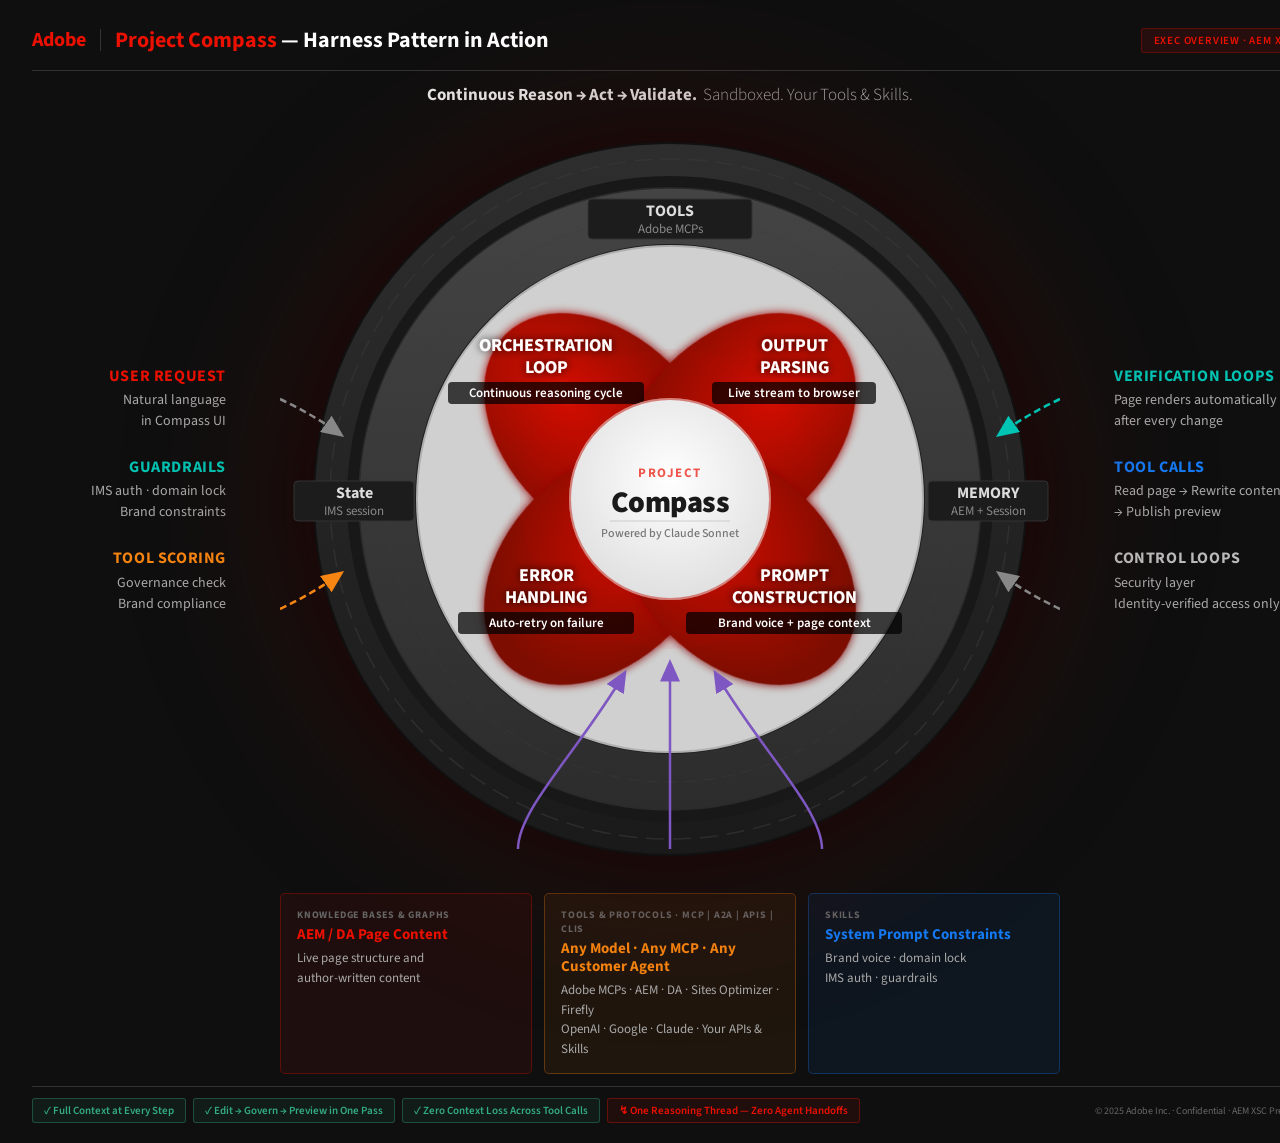
<file: compass-harness.html>
<!DOCTYPE html>
<html lang="en">
<head>
<meta charset="UTF-8">
<title>Compass — Harness Pattern</title>
<style>
@import url('https://fonts.googleapis.com/css2?family=Source+Sans+3:wght@300;400;600;700;900&family=Source+Code+Pro:wght@500;600&display=swap');

:root {
  --bg:   #0f0f0f;
  --bdr:  #333;
  --red:  #eb1000;
  --teal: #00c4b4;
  --blue: #147af3;
  --gold: #f68511;
  --grn:  #33ab84;
  --w:    #ffffff;
  --off:  #e8e8e8;
  --t2:   #aaaaaa;
  --t3:   #666;
  --font: 'Source Sans 3', sans-serif;
}
*,*::before,*::after{box-sizing:border-box;margin:0;padding:0}
html,body{background:var(--bg);color:var(--w);font-family:var(--font);-webkit-font-smoothing:antialiased}

.slide{width:1340px;margin:0 auto;padding:24px 32px 20px;display:flex;flex-direction:column;gap:12px}

.hdr{display:flex;align-items:center;justify-content:space-between;padding-bottom:14px;border-bottom:1px solid var(--bdr)}
.hl{display:flex;align-items:center;gap:14px}
.wm{font-size:20px;font-weight:700;color:var(--red)}
.sep{width:1px;height:22px;background:var(--bdr)}
.ttl{font-size:22px;font-weight:700}
.ttl em{color:var(--red);font-style:normal}
.badge{font-size:11px;font-weight:600;text-transform:uppercase;letter-spacing:.8px;padding:4px 12px;border-radius:3px;color:var(--red);border:1px solid rgba(235,16,0,.3);background:rgba(235,16,0,.1)}

.tag{font-size:17px;font-weight:300;color:var(--t2);text-align:center}
.tag strong{color:var(--off);font-weight:700}

.main{display:grid;grid-template-columns:210px 1fr 210px;align-items:center;gap:0}

.side{display:flex;flex-direction:column;gap:26px}
.sl{padding-right:16px;align-self:flex-start;padding-top:248px}
.sr{padding-left:16px;align-self:flex-start;padding-top:248px}
.co{display:flex;flex-direction:column;gap:4px}
.sl .co{align-items:flex-end;text-align:right}
.sr .co{align-items:flex-start;text-align:left}
.co-name{font-size:16px;font-weight:700;text-transform:uppercase;letter-spacing:.6px;line-height:1.2}
.co-sub{font-size:14px;color:var(--t2);line-height:1.5}

.cr{color:var(--red)} .ct{color:var(--teal)} .cb{color:var(--blue)} .cg{color:var(--gold)} .cw{color:#bbb}

.dcol{display:flex;flex-direction:column;align-items:center;gap:14px}

.pillars{display:flex;gap:12px;width:780px}
.pillar{flex:1;border-radius:5px;border:1px solid;padding:14px 16px;display:flex;flex-direction:column;gap:4px}
.p-r{border-color:rgba(235,16,0,.3);background:rgba(235,16,0,.07)}
.p-g{border-color:rgba(246,133,17,.3);background:rgba(246,133,17,.07)}
.p-b{border-color:rgba(20,122,243,.3);background:rgba(20,122,243,.07)}
.p-orig{font-size:10px;font-weight:700;text-transform:uppercase;letter-spacing:.8px;color:var(--t3)}
.p-name{font-size:15px;font-weight:700;line-height:1.2}
.p-val{font-size:13px;color:var(--t2);line-height:1.5;margin-top:1px}

.ftr{display:flex;align-items:center;justify-content:space-between;padding-top:11px;border-top:1px solid var(--bdr)}
.pills{display:flex;gap:7px;flex-wrap:wrap}
.pill{font-size:11px;font-weight:600;padding:4px 11px;border-radius:3px;border:1px solid}
.pg{color:var(--grn);border-color:rgba(51,171,132,.35);background:rgba(51,171,132,.08)}
.po{color:var(--gold);border-color:rgba(246,133,17,.35);background:rgba(246,133,17,.08)}
.pr{color:var(--red);border-color:rgba(235,16,0,.35);background:rgba(235,16,0,.08)}
.copy{font-size:10px;color:var(--t3)}

@keyframes spin  {to{transform:rotate(360deg)}}
@keyframes rspin {to{transform:rotate(-360deg)}}
@keyframes pulse {0%,100%{opacity:.4}50%{opacity:.9}}
.sa{transform-origin:390px 380px;animation:spin  30s linear infinite}
.sb{transform-origin:390px 380px;animation:rspin 20s linear infinite}
.gp{animation:pulse 3s ease-in-out infinite}
</style>
</head>
<body>
<div class="slide">

<div class="hdr">
  <div class="hl">
    <span class="wm">Adobe</span>
    <div class="sep"></div>
    <span class="ttl"><em>Project Compass</em> — Harness Pattern in Action</span>
  </div>
  <span class="badge">Exec Overview · AEM XSC</span>
</div>

<p class="tag"><strong>Continuous Reason → Act → Validate.</strong>&nbsp; Sandboxed. Your Tools &amp; Skills.</p>

<div class="main">

  <!-- LEFT -->
  <div class="side sl">
    <div class="co">
      <div class="co-name cr">User Request</div>
      <div class="co-sub">Natural language<br>in Compass UI</div>
    </div>
    <div class="co">
      <div class="co-name ct">Guardrails</div>
      <div class="co-sub">IMS auth · domain lock<br>Brand constraints</div>
    </div>
    <div class="co">
      <div class="co-name cg">Tool Scoring</div>
      <div class="co-sub">Governance check<br>Brand compliance</div>
    </div>
  </div>

  <!-- DIAGRAM -->
  <div class="dcol">
  <svg viewBox="0 0 780 760" xmlns="http://www.w3.org/2000/svg" width="780" height="760"
       style="filter:drop-shadow(0 0 90px rgba(235,16,0,.16)) drop-shadow(0 0 40px rgba(0,0,0,.8))">
    <defs>
      <linearGradient id="gO" x1="0" y1="0" x2="0" y2="1">
        <stop offset="0%" stop-color="#2e2e2e"/>
        <stop offset="100%" stop-color="#1a1a1a"/>
      </linearGradient>
      <linearGradient id="gM" x1="0" y1="0" x2="0" y2="1">
        <stop offset="0%" stop-color="#444"/>
        <stop offset="100%" stop-color="#2c2c2c"/>
      </linearGradient>
      <radialGradient id="gP" cx="50%" cy="30%" r="65%">
        <stop offset="0%" stop-color="#d41200"/>
        <stop offset="100%" stop-color="#7c0900"/>
      </radialGradient>
      <radialGradient id="gC" cx="50%" cy="40%" r="60%">
        <stop offset="0%" stop-color="#ffffff"/>
        <stop offset="100%" stop-color="#e0e0e0"/>
      </radialGradient>
      <filter id="fS" x="-25%" y="-25%" width="150%" height="150%">
        <feGaussianBlur stdDeviation="5" result="b"/>
        <feMerge><feMergeNode in="b"/><feMergeNode in="SourceGraphic"/></feMerge>
      </filter>
      <filter id="ts" x="-20%" y="-20%" width="140%" height="140%">
        <feDropShadow dx="0" dy="0" stdDeviation="4" flood-color="#000" flood-opacity=".9"/>
      </filter>
      <clipPath id="cpI"><circle cx="390" cy="380" r="255"/></clipPath>
      <marker id="mw" markerWidth="9" markerHeight="8" refX="7" refY="4" orient="auto"><polygon points="0,0 9,4 0,8" fill="#888"/></marker>
      <marker id="mt" markerWidth="9" markerHeight="8" refX="7" refY="4" orient="auto"><polygon points="0,0 9,4 0,8" fill="#00c4b4"/></marker>
      <marker id="mb" markerWidth="9" markerHeight="8" refX="7" refY="4" orient="auto"><polygon points="0,0 9,4 0,8" fill="#147af3"/></marker>
      <marker id="mg" markerWidth="9" markerHeight="8" refX="7" refY="4" orient="auto"><polygon points="0,0 9,4 0,8" fill="#f68511"/></marker>
      <marker id="mp" markerWidth="9" markerHeight="8" refX="7" refY="4" orient="auto"><polygon points="0,0 9,4 0,8" fill="#7e57c2"/></marker>
    </defs>

    <!-- OUTER RING -->
    <circle cx="390" cy="380" r="356" fill="url(#gO)" stroke="#111" stroke-width="2"/>
    <circle cx="390" cy="380" r="323" fill="#181818"/>
    <g class="sa">
      <circle cx="390" cy="380" r="340" fill="none" stroke="#3a3a3a" stroke-width="1.5" stroke-dasharray="18 9" opacity=".6"/>
    </g>
    <text font-family="Source Sans 3,sans-serif" font-size="20" font-weight="700" fill="#cccccc" letter-spacing="4">
      <textPath href="#tp-ot" startOffset="50%" text-anchor="middle">SAFETY &amp; SCALE</textPath>
    </text>
    <path id="tp-ot" d="M 82 326 A 356 356 0 0 1 698 326" fill="none"/>
    <text font-family="Source Sans 3,sans-serif" font-size="20" font-weight="700" fill="#cccccc" letter-spacing="4">
      <textPath href="#tp-ob" startOffset="50%" text-anchor="middle">SAFETY &amp; SCALE</textPath>
    </text>
    <path id="tp-ob" d="M 698 434 A 356 356 0 0 1 82 434" fill="none"/>

    <!-- MID RING -->
    <circle cx="390" cy="380" r="311" fill="url(#gM)" stroke="#2a2a2a" stroke-width="1.5"/>
    <circle cx="390" cy="380" r="255" fill="#1e1e1e"/>
    <g class="sb">
      <circle cx="390" cy="380" r="283" fill="none" stroke="#3d3d3d" stroke-width="1" stroke-dasharray="12 7" opacity=".5"/>
    </g>
    <text font-family="Source Sans 3,sans-serif" font-size="19" font-weight="700" fill="#dddddd" letter-spacing="3.5">
      <textPath href="#tp-mt" startOffset="50%" text-anchor="middle">CAPABILITIES</textPath>
    </text>
    <path id="tp-mt" d="M 142 318 A 311 311 0 0 1 638 318" fill="none"/>
    <text font-family="Source Sans 3,sans-serif" font-size="19" font-weight="700" fill="#dddddd" letter-spacing="3.5">
      <textPath href="#tp-mb" startOffset="50%" text-anchor="middle">CAPABILITIES</textPath>
    </text>
    <path id="tp-mb" d="M 638 442 A 311 311 0 0 1 142 442" fill="none"/>

    <!-- INNER LIGHT ZONE -->
    <circle cx="390" cy="380" r="253" fill="#d0d0d0"/>
    <circle cx="390" cy="380" r="253" fill="none" stroke="#b0b0b0" stroke-width="2"/>

    <!-- 4 PETALS -->
    <ellipse cx="323" cy="313" rx="96" ry="138" transform="rotate(-45 323 313)" fill="url(#gP)" clip-path="url(#cpI)" filter="url(#fS)"/>
    <ellipse cx="457" cy="313" rx="96" ry="138" transform="rotate(45 457 313)"  fill="url(#gP)" clip-path="url(#cpI)" filter="url(#fS)"/>
    <ellipse cx="323" cy="447" rx="96" ry="138" transform="rotate(45 323 447)"  fill="url(#gP)" clip-path="url(#cpI)" filter="url(#fS)"/>
    <ellipse cx="457" cy="447" rx="96" ry="138" transform="rotate(-45 457 447)" fill="url(#gP)" clip-path="url(#cpI)" filter="url(#fS)"/>
    <circle cx="390" cy="380" r="150" fill="#eb1000" opacity=".05" class="gp"/>

    <!-- NW: ORCHESTRATION LOOP -->
    <text x="266" y="232" text-anchor="middle" font-family="Source Sans 3,sans-serif"
          font-size="18" font-weight="700" fill="white" filter="url(#ts)">ORCHESTRATION</text>
    <text x="266" y="254" text-anchor="middle" font-family="Source Sans 3,sans-serif"
          font-size="18" font-weight="700" fill="white" filter="url(#ts)">LOOP</text>
    <rect x="168" y="263" width="196" height="22" rx="4" fill="#000000" opacity=".72"/>
    <text x="266" y="278" text-anchor="middle" font-family="Source Sans 3,sans-serif"
          font-size="13" font-weight="600" fill="#ffffff">Continuous reasoning cycle</text>

    <!-- NE: OUTPUT PARSING -->
    <text x="514" y="232" text-anchor="middle" font-family="Source Sans 3,sans-serif"
          font-size="18" font-weight="700" fill="white" filter="url(#ts)">OUTPUT</text>
    <text x="514" y="254" text-anchor="middle" font-family="Source Sans 3,sans-serif"
          font-size="18" font-weight="700" fill="white" filter="url(#ts)">PARSING</text>
    <rect x="432" y="263" width="164" height="22" rx="4" fill="#000000" opacity=".72"/>
    <text x="514" y="278" text-anchor="middle" font-family="Source Sans 3,sans-serif"
          font-size="13" font-weight="600" fill="#ffffff">Live stream to browser</text>

    <!-- SW: ERROR HANDLING -->
    <text x="266" y="462" text-anchor="middle" font-family="Source Sans 3,sans-serif"
          font-size="18" font-weight="700" fill="white" filter="url(#ts)">ERROR</text>
    <text x="266" y="484" text-anchor="middle" font-family="Source Sans 3,sans-serif"
          font-size="18" font-weight="700" fill="white" filter="url(#ts)">HANDLING</text>
    <rect x="178" y="493" width="176" height="22" rx="4" fill="#000000" opacity=".72"/>
    <text x="266" y="508" text-anchor="middle" font-family="Source Sans 3,sans-serif"
          font-size="13" font-weight="600" fill="#ffffff">Auto-retry on failure</text>

    <!-- SE: PROMPT CONSTRUCTION -->
    <text x="514" y="462" text-anchor="middle" font-family="Source Sans 3,sans-serif"
          font-size="18" font-weight="700" fill="white" filter="url(#ts)">PROMPT</text>
    <text x="514" y="484" text-anchor="middle" font-family="Source Sans 3,sans-serif"
          font-size="18" font-weight="700" fill="white" filter="url(#ts)">CONSTRUCTION</text>
    <rect x="406" y="493" width="216" height="22" rx="4" fill="#000000" opacity=".72"/>
    <text x="514" y="508" text-anchor="middle" font-family="Source Sans 3,sans-serif"
          font-size="13" font-weight="600" fill="#ffffff">Brand voice + page context</text>

    <!-- CENTER -->
    <circle cx="390" cy="380" r="100" fill="url(#gC)" stroke="#c8c8c8" stroke-width="2"/>
    <circle cx="390" cy="380" r="100" fill="none" stroke="#eb1000" stroke-width="2" opacity=".4" class="gp"/>
    <text x="390" y="358" text-anchor="middle" font-family="Source Sans 3,sans-serif"
          font-size="13" font-weight="700" fill="#eb1000" letter-spacing="1.5" opacity=".7">PROJECT</text>
    <text x="390" y="393" text-anchor="middle" font-family="Source Sans 3,sans-serif"
          font-size="30" font-weight="900" fill="#1a1a1a" letter-spacing="-0.5">Compass</text>
    <line x1="330" y1="402" x2="450" y2="402" stroke="#ccc" stroke-width="1"/>
    <text x="390" y="418" text-anchor="middle" font-family="Source Sans 3,sans-serif"
          font-size="12" font-weight="500" fill="#777">Powered by Claude Sonnet</text>

    <!-- NORTH label -->
    <rect x="308" y="80" width="164" height="40" rx="4" fill="#1c1c1c" stroke="#333" stroke-width="1"/>
    <text x="390" y="97" text-anchor="middle" font-family="Source Sans 3,sans-serif" font-size="16" font-weight="700" fill="#dddddd">TOOLS</text>
    <text x="390" y="114" text-anchor="middle" font-family="Source Sans 3,sans-serif" font-size="13" fill="#888">Adobe MCPs</text>

    <!-- EAST label -->
    <rect x="648" y="362" width="120" height="40" rx="4" fill="#1c1c1c" stroke="#333" stroke-width="1"/>
    <text x="708" y="379" text-anchor="middle" font-family="Source Sans 3,sans-serif" font-size="16" font-weight="700" fill="#dddddd">MEMORY</text>
    <text x="708" y="396" text-anchor="middle" font-family="Source Sans 3,sans-serif" font-size="13" fill="#888">AEM + Session</text>

    <!-- WEST label -->
    <rect x="14" y="362" width="120" height="40" rx="4" fill="#1c1c1c" stroke="#333" stroke-width="1"/>
    <text x="74" y="379" text-anchor="middle" font-family="Source Sans 3,sans-serif" font-size="16" font-weight="700" fill="#dddddd">State</text>
    <text x="74" y="396" text-anchor="middle" font-family="Source Sans 3,sans-serif" font-size="13" fill="#888">IMS session</text>

    <!-- CONNECTORS -->
    <path d="M 0 280 Q 32 295 60 315" fill="none" stroke="#888" stroke-width="2.5" stroke-dasharray="7 4" marker-end="url(#mw)"/>
    <path d="M 0 490 Q 32 475 60 455" fill="none" stroke="#f68511" stroke-width="2.5" stroke-dasharray="7 4" marker-end="url(#mg)"/>
    <path d="M 780 280 Q 748 295 720 315" fill="none" stroke="#00c4b4" stroke-width="2.5" stroke-dasharray="7 4" marker-end="url(#mt)"/>
    <path d="M 780 490 Q 748 475 720 455" fill="none" stroke="#888" stroke-width="2.5" stroke-dasharray="7 4" marker-end="url(#mw)"/>

    <!-- Pillar arrows -->
    <path d="M 238 730 C 238 690 300 630 344 555" fill="none" stroke="#7e57c2" stroke-width="2.5" marker-end="url(#mp)"/>
    <path d="M 390 730 L 390 545" fill="none" stroke="#7e57c2" stroke-width="2.5" marker-end="url(#mp)"/>
    <path d="M 542 730 C 542 690 480 630 436 555" fill="none" stroke="#7e57c2" stroke-width="2.5" marker-end="url(#mp)"/>
  </svg>

  <!-- PILLARS -->
  <div class="pillars">
    <div class="pillar p-r">
      <div class="p-orig">Knowledge Bases &amp; Graphs</div>
      <div class="p-name cr">AEM / DA Page Content</div>
      <div class="p-val">Live page structure and<br>author-written content</div>
    </div>
    <div class="pillar p-g">
      <div class="p-orig">Tools &amp; Protocols · MCP | A2A | APIs | CLIs</div>
      <div class="p-name cg">Any Model · Any MCP · Any Customer Agent</div>
      <div class="p-val">Adobe MCPs · AEM · DA · Sites Optimizer · Firefly<br>OpenAI · Google · Claude · Your APIs &amp; Skills</div>
    </div>
    <div class="pillar p-b">
      <div class="p-orig">Skills</div>
      <div class="p-name cb">System Prompt Constraints</div>
      <div class="p-val">Brand voice · domain lock<br>IMS auth · guardrails</div>
    </div>
  </div>
  </div><!-- /dcol -->

  <!-- RIGHT -->
  <div class="side sr">
    <div class="co">
      <div class="co-name ct">Verification Loops</div>
      <div class="co-sub">Page renders automatically<br>after every change</div>
    </div>
    <div class="co">
      <div class="co-name cb">Tool Calls</div>
      <div class="co-sub">Read page → Rewrite content<br>→ Publish preview</div>
    </div>
    <div class="co">
      <div class="co-name cw">Control Loops</div>
      <div class="co-sub">Security layer<br>Identity-verified access only</div>
    </div>
  </div>

</div><!-- /main -->

<div class="ftr">
  <div class="pills">
    <span class="pill pg">✓ Full Context at Every Step</span>
    <span class="pill pg">✓ Edit → Govern → Preview in One Pass</span>
    <span class="pill pg">✓ Zero Context Loss Across Tool Calls</span>
    <span class="pill pr">↯ One Reasoning Thread — Zero Agent Handoffs</span>
  </div>
  <div class="copy">© 2025 Adobe Inc. · Confidential · AEM XSC Pre-Sales</div>
</div>

</div>
</body>
</html>
</file>
